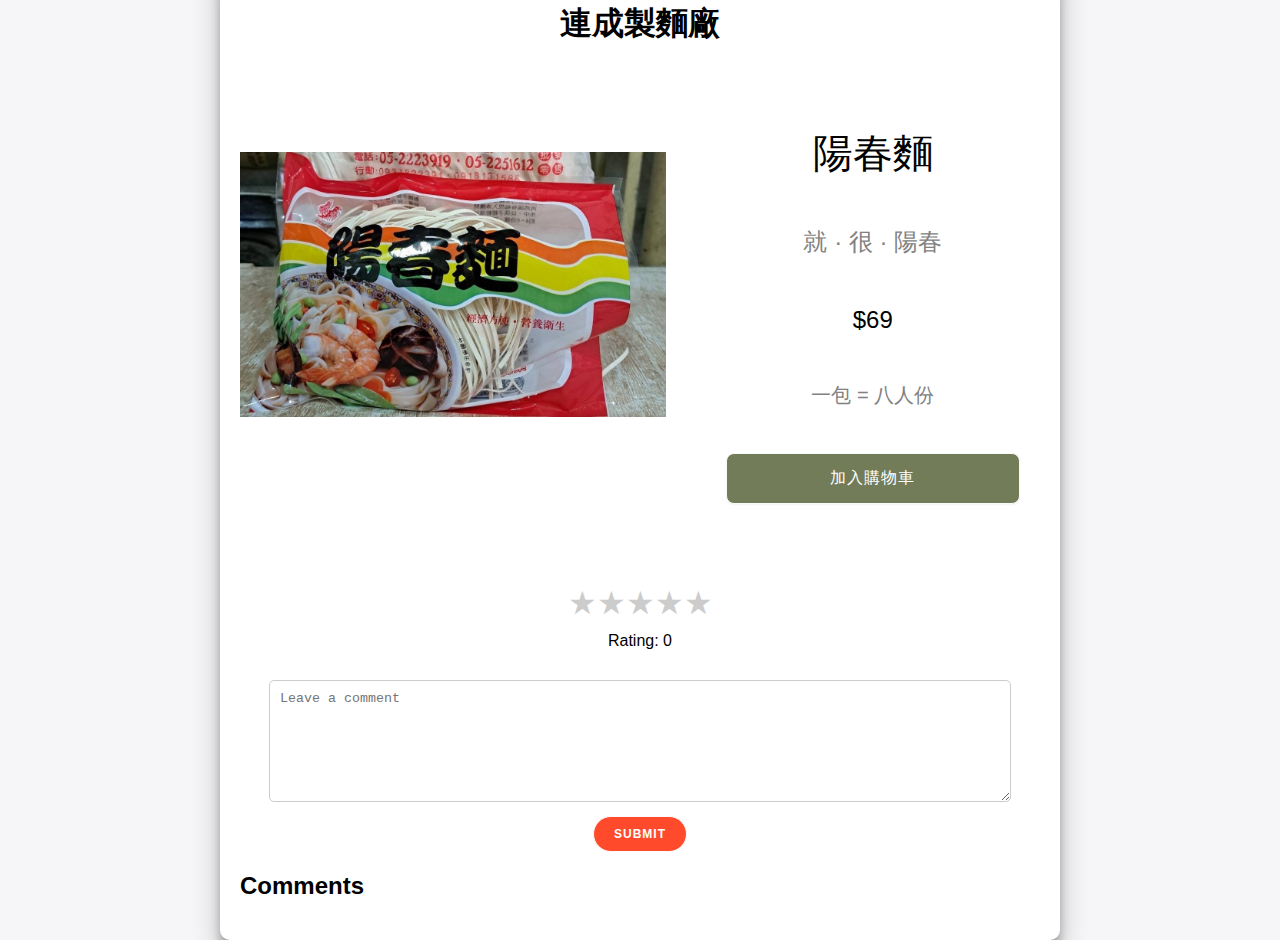
<file: product.html>
<!DOCTYPE html>
<html lang="en">
<head>
    <meta charset="UTF-8">
    <meta name="viewport" content="width=device-width, initial-scale=1.0">
    <title>Product Page</title>
    <link rel="stylesheet" href="/assets/styles_product.css">
</head>
<body>
    <div class="product-container">
    <h1>連成製麵廠</h1>
        <article class="container">
            <section class="image-column">
                <img loading="lazy" src="/assets/images/simple_noodle.jpg" class="product-image" alt="Product image of 陽春麵" />
            </section>
            <section class="details-column">
              	<div class="product-details">
                	<h1 class="product-name">陽春麵</h1>
                	<p class="clause">就 · 很 · 陽春</p>
                	<p class="product-price">$69</p>
                	<p class="product-description">一包 = 八人份</p>
                	<button class="add-to-cart-btn" tabindex="0">加入購物車</button>
              	</div>
            </section>
        </article>
        <div class="rating">
            <span class="star" data-value="1">★</span>
            <span class="star" data-value="2">★</span>
            <span class="star" data-value="3">★</span>
            <span class="star" data-value="4">★</span>
            <span class="star" data-value="5">★</span>
        </div>
        <div class="rating-value">Rating: <span id="rating">0</span></div>
        <form id="commentForm">
            <textarea placeholder="Leave a comment" required></textarea>
            <button type="submit">Submit</button>
        </form>
        <div class="comments-section">
            <h2>Comments</h2>
            <div id="comments"></div>
        </div>
    </div>
    <script src="/assets/product.js"></script>
</body>
</html>
</file>
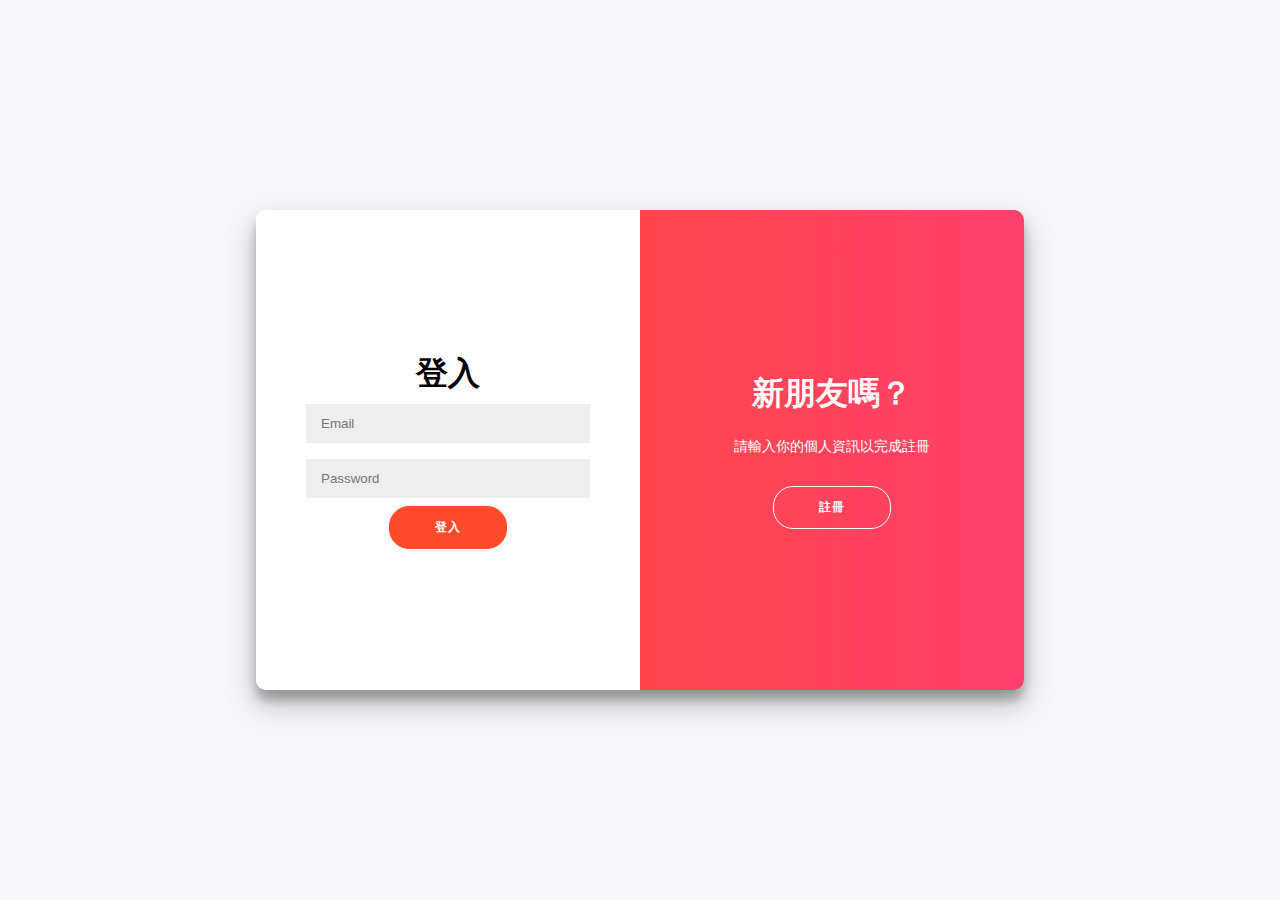
<file: sign.html>
<!DOCTYPE html>
<html lang="en">
<head>
    <meta charset="UTF-8">
    <meta name="viewport" content="width=device-width, initial-scale=1.0">
    <title>連成製麵廠 - 登入/註冊</title>
    <link rel="stylesheet" href="/assets/style_sign.css">
</head>
<body>
    <div class="container">
        <div class="form-container sign-up-container">
            <form id="registerForm">
                <h1>創建帳戶</h1>
                <input type="text" placeholder="Name" required />
                <input type="email" placeholder="Email" required />
                <input type="password" placeholder="Password" required />
                <button type="submit">Sign up</button>
            </form>
        </div>
        <div class="form-container sign-in-container">
            <form id="loginForm">
                <h1>登入</h1>
                <input type="email" placeholder="Email" required />
                <input type="password" placeholder="Password" required />
                <button type="submit">登入</button>
            </form>
        </div>
        <div class="overlay-container">
            <div class="overlay">
                <div class="overlay-panel overlay-left">
                    <h1>歡迎回來</h1>
                    <p>輸入你的個人資料以完成登入</p>
                    <button class="ghost" id="signIn">登入</button>
                </div>
                <div class="overlay-panel overlay-right">
                    <h1>新朋友嗎？</h1>
                    <p>請輸入你的個人資訊以完成註冊</p>
                    <button class="ghost" id="signUp">註冊</button>
                </div>
            </div>
        </div>
    </div>
    <script src="/assets/scripts_sign.js"></script>
</body>
</html>
</file>
<file: assets/styles_product.css>
body {
    font-family: 'Arial', sans-serif;
    background: #f6f5f7;
    display: flex;
    justify-content: center;
    align-items: center;
    height: 100vh;
    margin: 0;
}

.product-container {
    background: #fff;
    border-radius: 10px;
    box-shadow: 0 14px 28px rgba(0,0,0,0.25), 0 10px 10px rgba(0,0,0,0.22);
    padding: 20px;
    max-width: 800px;
    width: 100%;
    text-align: center;
}

.rating {
    display: flex;
    justify-content: center;
    margin-bottom: 10px;
}

.star {
    font-size: 2rem;
    color: #ccc;
    cursor: pointer;
}

.star.selected,
.star.hover {
    color: #ff0;
}

.star:hover,
.star:hover ~ .star,
.star.selected {
    color: #ff0;
}

.rating-value {
    margin-bottom: 20px;
}

form {
    margin-bottom: 20px;
}

textarea {
    width: 90%;
    height: 100px;
    margin: 10px;
    padding: 10px;
    border-radius: 5px;
    border: 1px solid #ccc;
}

button {
    padding-top: 20px;
    border-radius: 20px;
    border: 1px solid #fafafa;
    background-color: #ff4b2b;
    color: #ffffff;
    font-size: 12px;
    font-weight: bold;
    padding: 10px 20px;
    letter-spacing: 1px;
    text-transform: uppercase;
    transition: transform 80ms ease-in;
    cursor: pointer;
}

button:active {
    transform: scale(0.95);
}

button:focus {
    outline: none;
}

.comments-section {
    text-align: left;
}

.comment {
    background: #f9f9f9;
    border-radius: 5px;
    padding: 10px;
    margin-bottom: 10px;
    border: 1px solid #ccc;
}
.container {
  display: flex;
  gap: 20px;
}

@media (max-width: 991px) {
  .container {
    flex-direction: column;
    align-items: stretch;
    gap: 0px;
  }
}

.image-column {
  display: flex;
  flex-direction: column;
  width: 56%;
}

@media (max-width: 991px) {
  .image-column {
    width: 100%;
  }
}

.product-image {
  aspect-ratio: 1.61;
  object-fit: cover;
  object-position: center;
  width: 100%;
  padding-top:20%;
}

.details-column {
  display: flex;
  flex-direction: column;
  width: 44%;
  margin-left: 20px;
}

.product-details {
  display: flex;
  flex-direction: column;
  color: #000;
  font-weight: 600;
  line-height: 150%;
  padding: 37px 20px 80px;
}
.product-name {
  font: 40px/110% Inter, sans-serif;
}

.clause {
  color: #828282;
  margin-top: 24px;
  font: 24px Inter, sans-serif;
}

.product-price {
  margin-top: 24px;
  font: 400 24px Inter, sans-serif;
}

.product-description {
  color: #828282;
  margin-top: 24px;
  font: 500 20px Inter, sans-serif;
}

.add-to-cart-btn {
  display: flex;
  justify-content: center;
  align-items: center;
  border-radius: 8px;
  box-shadow: 0px 1px 2px rgba(0, 0, 0, 0.05);
  background-color: #737c58;
  margin-top: 24px;
  color: #fff;
  white-space: nowrap;
  padding: 14px 24px;
  font: 500 16px Inter, sans-serif;
}
.page-container {
    top: 100px;
    background-color: #fff;
    display: flex;
    flex-direction: column;
  }
 
  .main-header {
    background-color: #fffcef;
    display: flex;
    width: 100%;
    flex-direction: column;
  }

 
  .header-content {
    display: flex;
    width: 100%;
    
    flex-direction: column;
    align-items: center;
  }

 
  .top-bar {
    background-color: #fffcef;
    display: flex;
    width: 100%;
    gap: 20px;
    font-weight: 500;
    white-space: nowrap;
    line-height: 150%;
    padding: 52px 67px;
  }

 
  .company-name {
    color: #000;
    font: 36px Inter, sans-serif;
    flex-grow: 1;
    margin-left: 20px;
  }
 
  .nav-actions {
    display: flex;
    gap: 20px;
    align-items: center;
    margin-right: 10%;
  }
 
  @media (max-width: 991px) {
    .nav-actions {
      white-space: initial;
    }
  }
 
  .search-label {
    color: #000;
    font: 20px Inter, sans-serif;
    margin: auto 0;
  }
 
  .nav-icon {
    aspect-ratio: 1.1;
    width: 50px;
    align-self: stretch;
    margin: auto 0;
  }
 
  .login-button {
    display: flex;
    align-items: center;
    justify-content: center;
    background-color: #3c8aff;
    color: #fff;
    padding: 14px 24px;
    font: 16px Inter, sans-serif;
    margin: auto 0;
    text-transform: uppercase;
    transition: transform 80ms ease-in;
    border-radius: 8px;
  }
  .login-button:active {
     transform: scale(0.95);
 }
 
 
  .cart-icon {
    aspect-ratio: 1;
    width: 50px;
    height: 50px;
    align-self: stretch;
    
  }
</file>
<file: assets/style_sign.css>
* {
    box-sizing: border-box;
}

body {
    font-family: 'Arial', sans-serif;
    background: #f6f5f7;
    display: flex;
    justify-content: center;
    align-items: center;
    height: 100vh;
    margin: 0;
}

.container {
    background: #fff;
    border-radius: 10px;
    box-shadow: 0 14px 28px rgba(0,0,0,0.25), 0 10px 10px rgba(0,0,0,0.22);
    position: relative;
    overflow: hidden;
    width: 768px;
    max-width: 100%;
    min-height: 480px;
}

.form-container {
    position: absolute;
    top: 0;
    height: 100%;
    transition: all 0.6s ease-in-out;
}

.sign-in-container {
    left: 0;
    width: 50%;
    z-index: 2;
}

.container.right-panel-active .sign-in-container {
    transform: translateX(100%);
}

.sign-up-container {
    left: 0;
    width: 50%;
    opacity: 0;
    z-index: 1;
}

.container.right-panel-active .sign-up-container {
    transform: translateX(100%);
    opacity: 1;
    z-index: 5;
    animation: show 0.6s;
}

.overlay-container {
    position: absolute;
    top: 0;
    left: 50%;
    width: 50%;
    height: 100%;
    overflow: hidden;
    transition: transform 0.6s ease-in-out;
    z-index: 100;
}

.container.right-panel-active .overlay-container{
    transform: translateX(-100%);
}

.overlay {
    background: #ff416c;
    background: -webkit-linear-gradient(to right, #ff4b2b, #ff416c);
    background: linear-gradient(to right, #ff4b2b, #ff416c);
    background-repeat: no-repeat;
    background-size: cover;
    background-position: 0 0;
    color: #ffffff;
    position: relative;
    left: -100%;
    height: 100%;
    width: 200%;
    transform: translateX(0);
    transition: transform 0.6s ease-in-out;
}

.container.right-panel-active .overlay {
    transform: translateX(50%);
}

.overlay-panel {
    position: absolute;
    display: flex;
    align-items: center;
    justify-content: center;
    flex-direction: column;
    padding: 0 40px;
    text-align: center;
    top: 0;
    height: 100%;
    width: 50%;
    transform: translateX(0);
    transition: transform 0.6s ease-in-out;
}

.overlay-left {
    transform: translateX(-20%);
}

.container.right-panel-active .overlay-left {
    transform: translateX(0);
}

.overlay-right {
    right: 0;
    transform: translateX(0);
}

.container.right-panel-active .overlay-right {
    transform: translateX(20%);
}

form {
    background: #ffffff;
    display: flex;
    align-items: center;
    justify-content: center;
    flex-direction: column;
    padding: 0 50px;
    height: 100%;
    text-align: center;
}

h1 {
    font-weight: bold;
    margin: 0;
}

p {
    font-size: 14px;
    font-weight: 100;
    line-height: 20px;
    margin: 20px 0 30px;
}

button {
    border-radius: 20px;
    border: 1px solid #ff4b2b;
    background-color: #ff4b2b;
    color: #ffffff;
    font-size: 12px;
    font-weight: bold;
    padding: 12px 45px;
    letter-spacing: 1px;
    text-transform: uppercase;
    transition: transform 80ms ease-in;
}

button:active {
    transform: scale(0.95);
}

button:focus {
    outline: none;
}

button.ghost {
    background-color: transparent;
    border-color: #ffffff;
}

input {
    background-color: #eee;
    border: none;
    padding: 12px 15px;
    margin: 8px 0;
    width: 100%;
}

@keyframes show {
    0%, 49.99% {
        opacity: 0;
        z-index: 1;
    }

    50%, 100% {
        opacity: 1;
        z-index: 5;
    }
}
</file>
